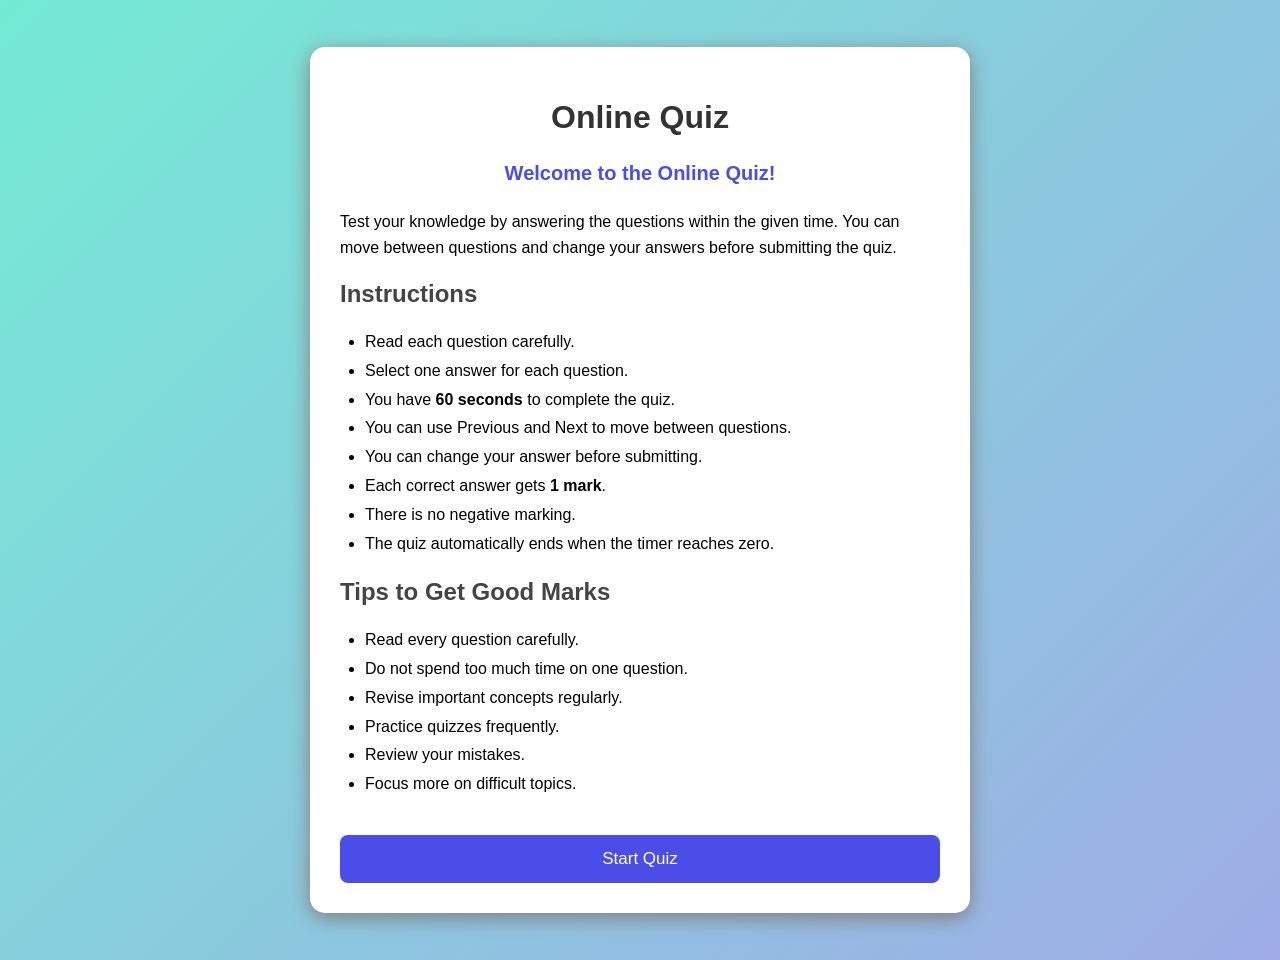
<file: codes/online_quiz/index.html>
<!DOCTYPE html>
<html>
<head>
    <title>Online Quiz</title>
    <link rel="stylesheet" href="style.css">
</head>

<body>

    <!-- INTRODUCTION PAGE -->

    <div class="quiz-container" id="introPage">

        <h1>Online Quiz</h1>

        <p class="welcome">
            Welcome to the Online Quiz!
        </p>

        <p>
            Test your knowledge by answering the questions within
            the given time. You can move between questions and
            change your answers before submitting the quiz.
        </p>

        <h2>Instructions</h2>

        <ul>
            <li>Read each question carefully.</li>
            <li>Select one answer for each question.</li>
            <li>You have <b>60 seconds</b> to complete the quiz.</li>
            <li>You can use Previous and Next to move between questions.</li>
            <li>You can change your answer before submitting.</li>
            <li>Each correct answer gets <b>1 mark</b>.</li>
            <li>There is no negative marking.</li>
            <li>The quiz automatically ends when the timer reaches zero.</li>
        </ul>

        <h2>Tips to Get Good Marks</h2>

        <ul>
            <li>Read every question carefully.</li>
            <li>Do not spend too much time on one question.</li>
            <li>Revise important concepts regularly.</li>
            <li>Practice quizzes frequently.</li>
            <li>Review your mistakes.</li>
            <li>Focus more on difficult topics.</li>
        </ul>

        <button onclick="startQuiz()">
            Start Quiz
        </button>

    </div>


    <!-- QUIZ PAGE -->

    <div class="quiz-container hidden" id="quizPage">

        <h1>Online Quiz</h1>

        <div class="timer">
            Time Left:
            <span id="time">30</span> seconds
        </div>

        <h2 id="question">
            Question
        </h2>


        <div class="options">

            <button id="option1" onclick="selectAnswer(0)">
            </button>

            <button id="option2" onclick="selectAnswer(1)">
            </button>

            <button id="option3" onclick="selectAnswer(2)">
            </button>

            <button id="option4" onclick="selectAnswer(3)">
            </button>

        </div>


        <p id="questionNumber"></p>


        <!-- NAVIGATION BUTTONS -->

        <div class="navigation">

            <button
                id="previousButton"
                onclick="previousQuestion()">
                ← Previous
            </button>

            <button
                id="nextButton"
                onclick="nextQuestion()">
                Next →
            </button>

        </div>


        <button
            id="submitButton"
            class="submitButton"
            onclick="endQuiz()">
            Submit Quiz
        </button>

    </div>


    <!-- RESULT PAGE -->

    <div class="quiz-container hidden" id="resultPage">

        <h1>Quiz Result</h1>

        <div id="result"></div>

        <button onclick="startQuiz()">
            Try Again
        </button>

        <button class="homeButton" onclick="showIntroduction()">
            Introduction
        </button>

    </div>


    <script src="script.js"></script>

</body>
</html>
</file>
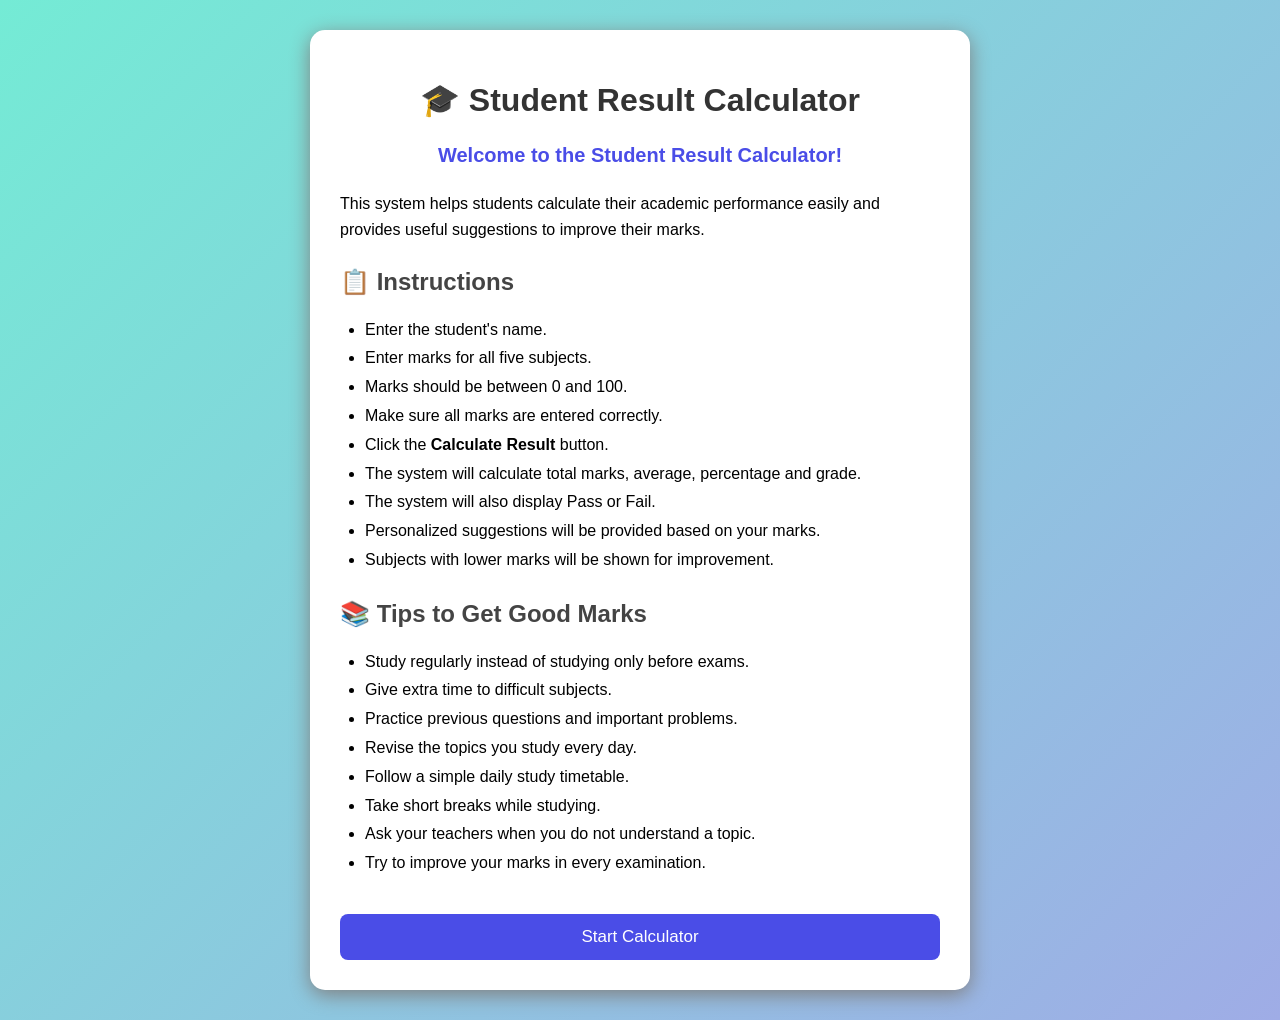
<file: codes/student/index.html>
<!DOCTYPE html>
<html>
<head>
    <title>Student Result Calculator</title>
    <link rel="stylesheet" href="style.css">
</head>

<body>

    <!-- INTRODUCTION PAGE -->
    <div class="container" id="introPage">

        <h1>🎓 Student Result Calculator</h1>

        <p class="welcome">
            Welcome to the Student Result Calculator!
        </p>

        <p>
            This system helps students calculate their academic performance
            easily and provides useful suggestions to improve their marks.
        </p>

        <h2>📋 Instructions</h2>

        <ul>
            <li>Enter the student's name.</li>
            <li>Enter marks for all five subjects.</li>
            <li>Marks should be between 0 and 100.</li>
            <li>Make sure all marks are entered correctly.</li>
            <li>Click the <b>Calculate Result</b> button.</li>
            <li>The system will calculate total marks, average, percentage and grade.</li>
            <li>The system will also display Pass or Fail.</li>
            <li>Personalized suggestions will be provided based on your marks.</li>
            <li>Subjects with lower marks will be shown for improvement.</li>
        </ul>

        <h2>📚 Tips to Get Good Marks</h2>

        <ul>
            <li>Study regularly instead of studying only before exams.</li>
            <li>Give extra time to difficult subjects.</li>
            <li>Practice previous questions and important problems.</li>
            <li>Revise the topics you study every day.</li>
            <li>Follow a simple daily study timetable.</li>
            <li>Take short breaks while studying.</li>
            <li>Ask your teachers when you do not understand a topic.</li>
            <li>Try to improve your marks in every examination.</li>
        </ul>

        <button onclick="showCalculator()">
            Start Calculator
        </button>

    </div>


    <!-- CALCULATOR PAGE -->
    <div class="container hidden" id="calculatorPage">

        <h1>📝 Enter Student Details</h1>

        <label>Student Name</label>
        <input type="text" id="name" placeholder="Enter student name">


        <label>English Marks</label>
        <input type="number" id="english" placeholder="0 - 100" min="0" max="100">


        <label>Telugu Marks</label>
        <input type="number" id="telugu" placeholder="0 - 100" min="0" max="100">


        <label>Hindi Marks</label>
        <input type="number" id="hindi" placeholder="0 - 100" min="0" max="100">


        <label>Science Marks</label>
        <input type="number" id="science" placeholder="0 - 100" min="0" max="100">


        <label>Maths Marks</label>
        <input type="number" id="maths" placeholder="0 - 100" min="0" max="100">


        <button onclick="calculateResult()">
            Calculate Result
        </button>

        <button class="backButton" onclick="showIntroduction()">
            ← Back
        </button>

    </div>


    <!-- RESULT PAGE -->
    <div class="container hidden" id="resultPage">

        <h1>📊 Student Result</h1>

        <div id="result"></div>

        <button onclick="showCalculator()">
            Calculate Another Result
        </button>

        <button class="backButton" onclick="showIntroduction()">
            🏠 Introduction
        </button>

    </div>


    <script src="script.js"></script>

</body>
</html>
</file>
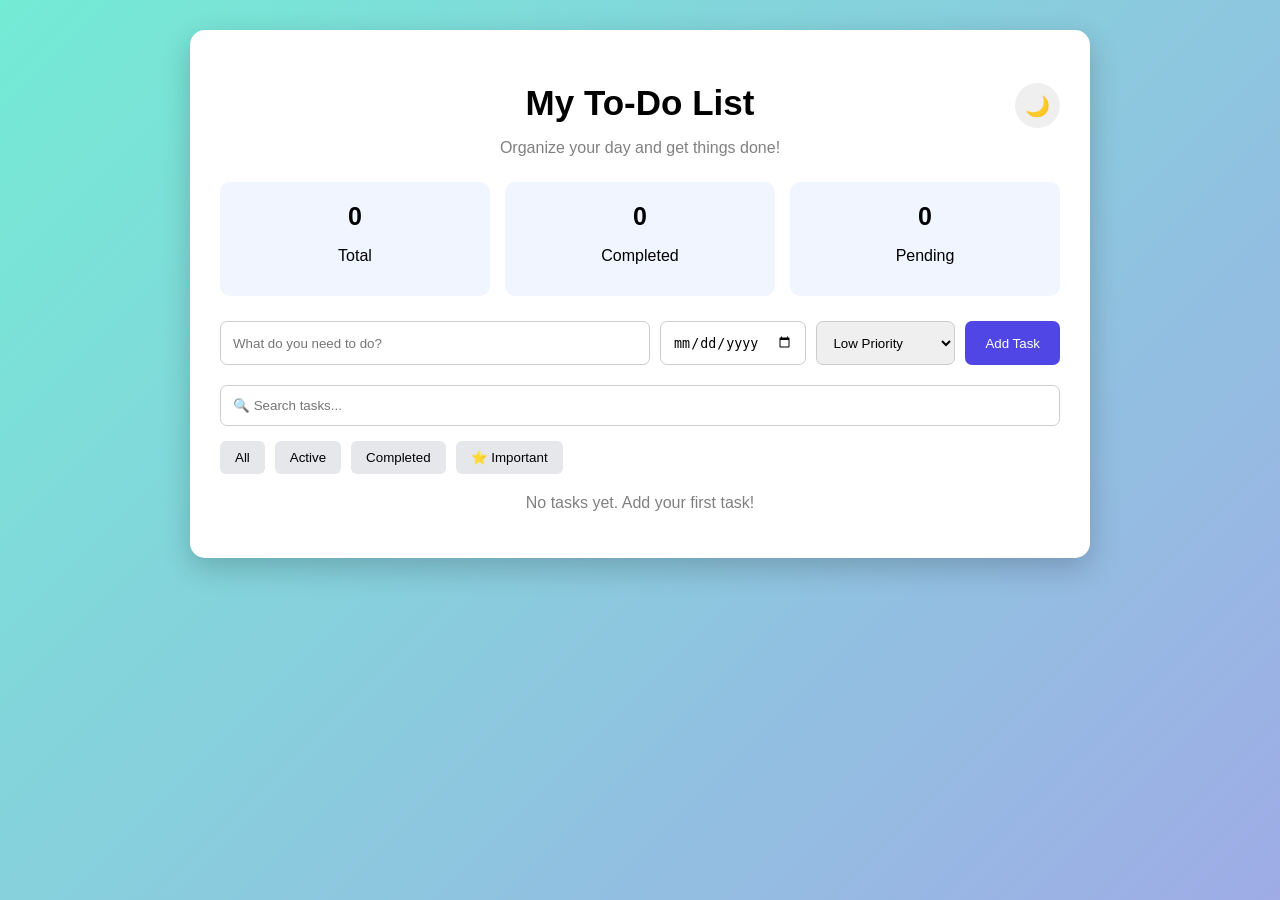
<file: codes/to_do/index.html>
<!DOCTYPE html>
<html>

<head>
    <title>Smart To-Do List</title>
    <link rel="stylesheet" href="style.css">
</head>

<body>

    <div class="container">

        <div class="header">
            <h1>My To-Do List</h1>
            <p>Organize your day and get things done!</p>
            <button id="darkModeButton" onclick="toggleDarkMode()">🌙</button>
        </div>

        <!-- Statistics -->

        <div class="statistics">

            <div class="stat-box">
                <h3 id="totalTasks">0</h3>
                <p>Total</p>
            </div>

            <div class="stat-box">
                <h3 id="completedTasks">0</h3>
                <p>Completed</p>
            </div>

            <div class="stat-box">
                <h3 id="pendingTasks">0</h3>
                <p>Pending</p>
            </div>

        </div>

        <!-- Add Task -->

        <div class="add-task">

            <input
                type="text"
                id="taskInput"
                placeholder="What do you need to do?"
            >

            <input
                type="date"
                id="dueDate"
            >

            <select id="priority">

                <option value="Low">Low Priority</option>
                <option value="Medium">Medium Priority</option>
                <option value="High">High Priority</option>

            </select>

            <button onclick="addTask()">Add Task</button>

        </div>

        <!-- Search -->

        <input
            type="text"
            id="searchInput"
            class="search"
            placeholder="🔍 Search tasks..."
            onkeyup="displayTasks()"
        >

        <!-- Filters -->

        <div class="filters">

            <button onclick="setFilter('all')">All</button>

            <button onclick="setFilter('active')">Active</button>

            <button onclick="setFilter('completed')">Completed</button>

            <button onclick="setFilter('important')">⭐ Important</button>

        </div>

        <!-- Task List -->

        <ul id="taskList"></ul>

        <p id="emptyMessage">
            No tasks yet. Add your first task!
        </p>

    </div>

    <script src="script.js"></script>

</body>

</html>
</file>
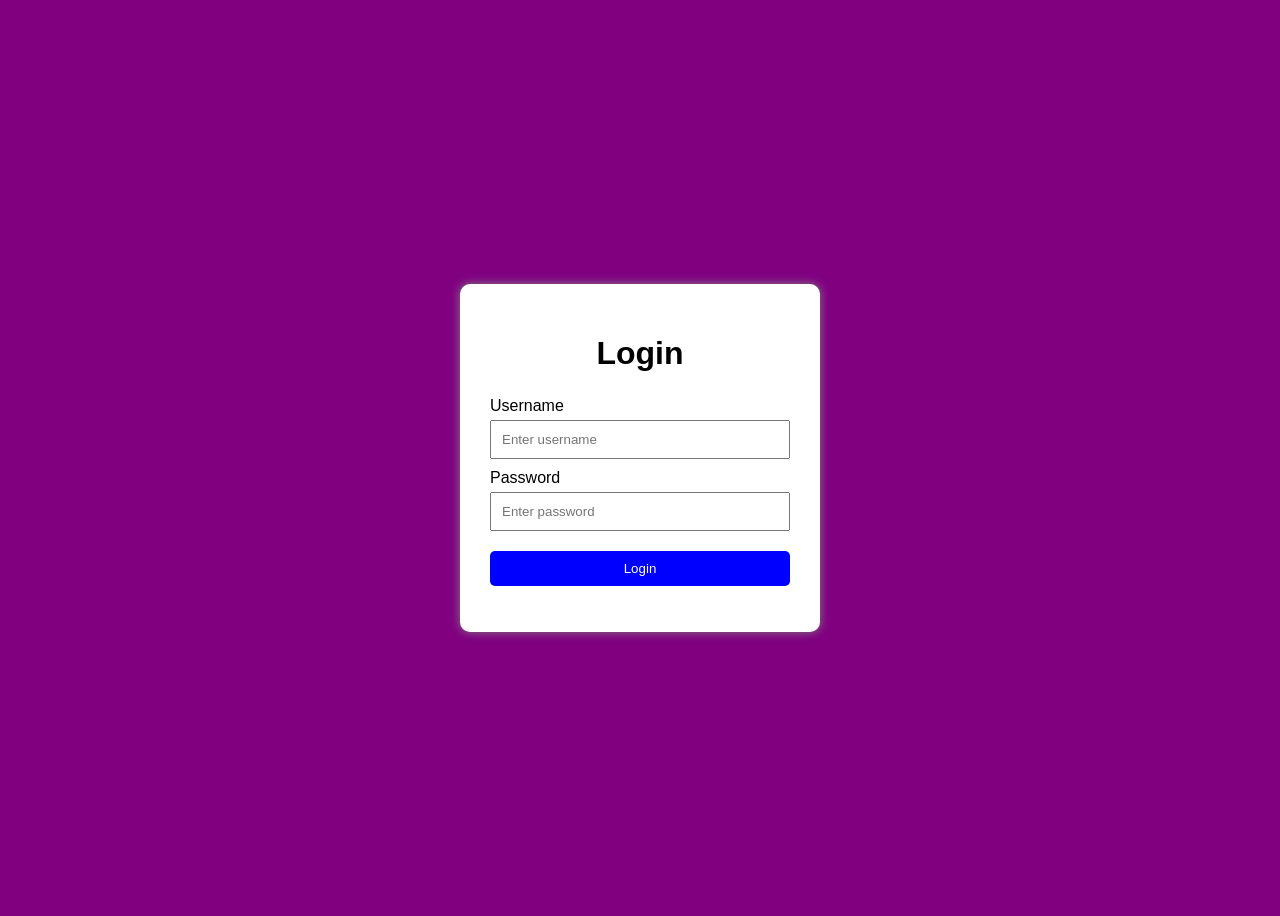
<file: codes/login/login.html>
<!DOCTYPE html>
<html>
<head>
    <title>Login Page</title>
    <link rel="stylesheet" href="style.css">
</head>

<body>

    <div class="login-box">

        <h1>Login</h1>

        <label>Username</label>
        <input type="text" id="username" placeholder="Enter username">

        <label>Password</label>
        <input type="password" id="password" placeholder="Enter password">

        <button id="loginButton">Login</button>

        <p id="message"></p>

    </div>

    <script>

        let username = document.getElementById("username");
        let password = document.getElementById("password");
        let loginButton = document.getElementById("loginButton");
        let message = document.getElementById("message");

        loginButton.addEventListener("click", function() {

            let user = username.value;
            let pass = password.value;

            if (user == "bhavana" && pass == "1234") {

                message.innerHTML = "Login Successful";
                message.style.color = "green";

            } else {

                message.innerHTML = "Login Unsuccessful";
                message.style.color = "red";

            }

        });

    </script>

</body>
</html>
</file>
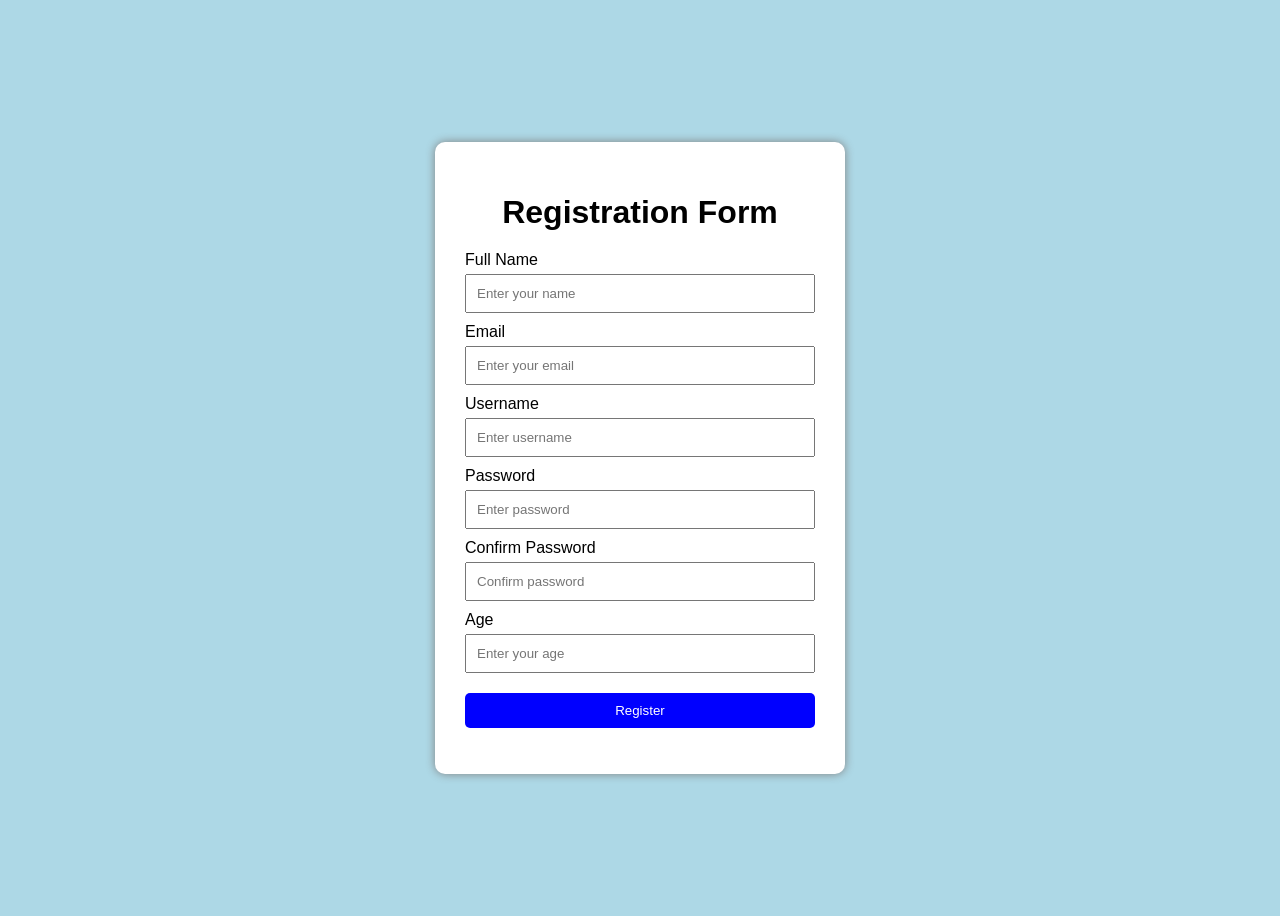
<file: codes/regestration/regestration.html>
<!DOCTYPE html>
<html>

<head>

    <title>Registration Form</title>

    <style>

        body {
            font-family: Arial, sans-serif;
            background-color: lightblue;
            display: flex;
            justify-content: center;
            align-items: center;
            min-height: 100vh;
        }

        .registration-box {
            background-color: white;
            width: 350px;
            padding: 30px;
            border-radius: 10px;
            box-shadow: 0 0 10px gray;
        }

        h1 {
            text-align: center;
            margin-bottom: 20px;
        }

        label {
            display: block;
            margin-top: 10px;
        }

        input {
            width: 100%;
            padding: 10px;
            margin-top: 5px;
            box-sizing: border-box;
        }

        button {
            width: 100%;
            padding: 10px;
            margin-top: 20px;
            background-color: blue;
            color: white;
            border: none;
            border-radius: 5px;
            cursor: pointer;
        }

        button:hover {
            background-color: darkblue;
        }

        #message {
            text-align: center;
            font-weight: bold;
            margin-top: 15px;
        }

    </style>

</head>

<body>

    <div class="registration-box">

        <h1>Registration Form</h1>

        <label>Full Name</label>
        <input type="text" id="name" placeholder="Enter your name">

        <label>Email</label>
        <input type="email" id="email" placeholder="Enter your email">

        <label>Username</label>
        <input type="text" id="username" placeholder="Enter username">

        <label>Password</label>
        <input type="password" id="password" placeholder="Enter password">

        <label>Confirm Password</label>
        <input type="password" id="confirmPassword" placeholder="Confirm password">

        <label>Age</label>
        <input type="number" id="age" placeholder="Enter your age">

        <button id="registerButton">Register</button>

        <p id="message"></p>

    </div>


    <script>

        let nameInput = document.getElementById("name");
        let email = document.getElementById("email");
        let userName = nameInput.value;
        let password = document.getElementById("password");
        let confirmPassword = document.getElementById("confirmPassword");
        let age = document.getElementById("age");

        let registerButton = document.getElementById("registerButton");
        let message = document.getElementById("message");


        registerButton.addEventListener("click", function() {

            let userName = name.value;
            let userEmail = email.value;
            let userUsername = username.value;
            let userPassword = password.value;
            let userConfirmPassword = confirmPassword.value;
            let userAge = age.value;


            if (userName == "" || userEmail == "" || userUsername == "" ||
                userPassword == "" || userConfirmPassword == "" || userAge == "") {

                message.innerHTML = "Please fill all fields";
                message.style.color = "red";

            }

            else if (userPassword != userConfirmPassword) {

                message.innerHTML = "Passwords do not match";
                message.style.color = "red";

            }

            else if (userAge < 18) {

                message.innerHTML = "Age must be 18 or above";
                message.style.color = "red";

            }

            else {

                message.innerHTML = "Registration Successful";
                message.style.color = "green";

            }

        });

    </script>

</body>

</html>
</file>
<file: codes/online_quiz/style.css>
body {
    font-family: Arial, sans-serif;

    background: linear-gradient(135deg, #74ebd5, #9face6);

    margin: 0;
    padding: 30px;

    min-height: 100vh;

    display: flex;
    justify-content: center;
    align-items: center;
}


/* QUIZ CONTAINER */

.quiz-container {
    background-color: white;

    width: 600px;
    max-width: 90%;

    padding: 30px;

    border-radius: 15px;

    box-shadow: 0 5px 20px gray;
}


/* HIDE PAGE */

.hidden {
    display: none;
}


/* HEADINGS */

h1 {
    text-align: center;
    color: #333;
}

h2 {
    color: #444;
}


/* INTRODUCTION */

.welcome {
    text-align: center;

    font-size: 20px;

    font-weight: bold;

    color: #4a4de7;
}

p {
    line-height: 1.6;
}


/* INSTRUCTIONS */

ul {
    line-height: 1.8;

    padding-left: 25px;
}


/* TIMER */

.timer {
    text-align: center;

    background-color: #e74c3c;

    color: white;

    padding: 12px;

    border-radius: 8px;

    font-size: 18px;

    font-weight: bold;

    margin-bottom: 25px;
}


/* OPTIONS */

.options button {

    display: block;

    width: 100%;

    padding: 14px;

    margin: 12px 0;

    background-color: #f1f1f1;

    border: 2px solid #ddd;

    border-radius: 8px;

    cursor: pointer;

    text-align: left;

    font-size: 16px;

    color: #333;
}


.options button:hover {
    background-color: #dbeafe;

    border-color: #4a4de7;
}


/* SELECTED ANSWER */

.options button.selected {

    background-color: #4a4de7;

    color: white;

    border-color: #3033b8;
}


/* QUESTION NUMBER */

#questionNumber {

    text-align: center;

    color: gray;

    font-weight: bold;
}


/* NAVIGATION */

.navigation {

    display: flex;

    gap: 10px;

    margin-top: 20px;
}


.navigation button {

    width: 50%;

    margin-top: 0;

    background-color: #555;
}


.navigation button:hover {

    background-color: #333;
}


/* SUBMIT BUTTON */

.submitButton {

    background-color: #27ae60;
}


.submitButton:hover {

    background-color: #1e8449;
}


/* GENERAL BUTTON */

button {

    width: 100%;

    padding: 14px;

    margin-top: 20px;

    border: none;

    border-radius: 8px;

    background-color: #4a4de7;

    color: white;

    font-size: 17px;

    cursor: pointer;
}


button:hover {

    background-color: #3033b8;
}


/* HOME BUTTON */

.homeButton {

    background-color: #777;
}


.homeButton:hover {

    background-color: #555;
}


/* RESULT */

#result {

    background-color: #f5f7ff;

    padding: 20px;

    border-radius: 10px;

    line-height: 1.8;

    text-align: center;
}


/* PERFORMANCE */

.excellent {

    color: green;

    font-weight: bold;

    font-size: 20px;
}


.good {

    color: #2980b9;

    font-weight: bold;

    font-size: 20px;
}


.average {

    color: #e67e22;

    font-weight: bold;

    font-size: 20px;
}


.needsImprovement {

    color: red;

    font-weight: bold;

    font-size: 20px;
}


/* TIPS */

.tips {

    background-color: #fff3cd;

    padding: 15px;

    border-radius: 8px;

    margin-top: 20px;

    text-align: left;
}


/* MOBILE */

@media (max-width: 600px) {

    body {
        padding: 15px;
    }

    .quiz-container {
        padding: 20px;
    }

    h1 {
        font-size: 26px;
    }

    .navigation {
        flex-direction: column;
    }

    .navigation button {
        width: 100%;
    }

}
</file>
<file: codes/student/style.css>
body {
    font-family: Arial, sans-serif;
    background: linear-gradient(135deg, #74ebd5, #9face6);
    margin: 0;
    padding: 30px;
    min-height: 100vh;
}


/* MAIN CONTAINER */

.container {
    width: 600px;
    max-width: 90%;
    margin: auto;
    background-color: white;
    padding: 30px;
    border-radius: 15px;
    box-shadow: 0 5px 20px gray;
}


/* HIDE PAGE */

.hidden {
    display: none;
}


/* HEADINGS */

h1 {
    text-align: center;
    color: #333;
    margin-bottom: 20px;
}

h2 {
    color: #444;
    margin-top: 25px;
}


/* INTRODUCTION */

.welcome {
    text-align: center;
    font-size: 20px;
    font-weight: bold;
    color: #4a4de7;
}

p {
    line-height: 1.6;
}


/* INSTRUCTIONS */

ul {
    line-height: 1.8;
    padding-left: 25px;
}


/* FORM */

label {
    display: block;
    margin-top: 15px;
    margin-bottom: 5px;
    font-weight: bold;
    color: #333;
}

input {
    width: 100%;
    padding: 12px;
    box-sizing: border-box;
    border: 1px solid #bbb;
    border-radius: 8px;
    font-size: 16px;
}

input:focus {
    border-color: #4a4de7;
    outline: none;
}


/* BUTTON */

button {
    width: 100%;
    padding: 13px;
    margin-top: 20px;
    border: none;
    border-radius: 8px;
    background-color: #4a4de7;
    color: white;
    font-size: 17px;
    cursor: pointer;
}

button:hover {
    background-color: #3033b8;
}


/* BACK BUTTON */

.backButton {
    background-color: #777;
}

.backButton:hover {
    background-color: #555;
}


/* RESULT */

#result {
    background-color: #f5f7ff;
    padding: 20px;
    border-radius: 10px;
    line-height: 1.8;
}

#result h2 {
    color: #4a4de7;
    text-align: center;
}

#result h3 {
    color: #333;
}

.good {
    color: green;
    font-weight: bold;
}

.fail {
    color: red;
    font-weight: bold;
}

.improvement {
    background-color: #fff3cd;
    padding: 15px;
    border-radius: 8px;
    margin-top: 15px;
}


/* MOBILE */

@media (max-width: 600px) {

    body {
        padding: 15px;
    }

    .container {
        padding: 20px;
    }

    h1 {
        font-size: 25px;
    }

}
</file>
<file: codes/to_do/style.css>
* {
    box-sizing: border-box;
}

body {
    font-family: Arial, sans-serif;
    background: linear-gradient(135deg, #74ebd5, #9face6);
    min-height: 100vh;
    margin: 0;
    padding: 30px;
}

.container {
    max-width: 900px;
    margin: auto;
    background-color: white;
    padding: 30px;
    border-radius: 15px;
    box-shadow: 0 10px 30px rgba(0, 0, 0, 0.2);
}

/* Header */

.header {
    text-align: center;
    position: relative;
}

.header h1 {
    margin-bottom: 5px;
    font-size: 35px;
}

.header p {
    color: gray;
}

#darkModeButton {
    position: absolute;
    right: 0;
    top: 0;
    width: 45px;
    height: 45px;
    border: none;
    border-radius: 50%;
    cursor: pointer;
    font-size: 20px;
}

/* Statistics */

.statistics {
    display: flex;
    justify-content: space-between;
    gap: 15px;
    margin: 25px 0;
}

.stat-box {
    flex: 1;
    text-align: center;
    background-color: #f1f5ff;
    padding: 15px;
    border-radius: 10px;
}

.stat-box h3 {
    font-size: 25px;
    margin: 5px;
}

/* Add Task */

.add-task {
    display: flex;
    gap: 10px;
    margin-bottom: 20px;
}

.add-task input,
.add-task select {
    padding: 12px;
    border: 1px solid #ccc;
    border-radius: 7px;
}

#taskInput {
    flex: 2;
}

.add-task button {
    background-color: #4f46e5;
    color: white;
    border: none;
    padding: 12px 20px;
    border-radius: 7px;
    cursor: pointer;
}

.add-task button:hover {
    background-color: #3730a3;
}

/* Search */

.search {
    width: 100%;
    padding: 12px;
    border: 1px solid #ccc;
    border-radius: 7px;
    margin-bottom: 15px;
}

/* Filters */

.filters {
    display: flex;
    gap: 10px;
    margin-bottom: 20px;
}

.filters button {
    padding: 9px 15px;
    border: none;
    border-radius: 6px;
    background-color: #e5e7eb;
    cursor: pointer;
}

.filters button:hover {
    background-color: #c7d2fe;
}

/* Task */

#taskList {
    list-style: none;
    padding: 0;
}

.task {
    display: flex;
    align-items: center;
    justify-content: space-between;
    background-color: #f8fafc;
    padding: 15px;
    margin-bottom: 10px;
    border-radius: 10px;
    border-left: 5px solid #4f46e5;
}

.task-info {
    flex: 1;
}

.task-name {
    font-size: 17px;
    font-weight: bold;
}

.task-details {
    color: gray;
    font-size: 13px;
    margin-top: 5px;
}

.completed .task-name {
    text-decoration: line-through;
    color: gray;
}

.task-buttons button {
    border: none;
    padding: 7px 9px;
    margin-left: 5px;
    border-radius: 5px;
    cursor: pointer;
}

.complete-button {
    background-color: #22c55e;
    color: white;
}

.edit-button {
    background-color: #f59e0b;
    color: white;
}

.delete-button {
    background-color: #ef4444;
    color: white;
}

.important-button {
    background-color: #facc15;
}

/* Empty message */

#emptyMessage {
    text-align: center;
    color: gray;
}

/* Dark Mode */

.dark {
    background: #111827;
}

.dark .container {
    background-color: #1f2937;
    color: white;
}

.dark .stat-box {
    background-color: #374151;
}

.dark .task {
    background-color: #374151;
}

.dark .search,
.dark .add-task input,
.dark .add-task select {
    background-color: #374151;
    color: white;
    border-color: #6b7280;
}

/* Mobile */

@media (max-width: 700px) {

    .add-task {
        flex-direction: column;
    }

    .statistics {
        flex-direction: column;
    }

    .filters {
        flex-wrap: wrap;
    }

    .task {
        flex-direction: column;
        align-items: flex-start;
        gap: 10px;
    }

}
</file>
<file: codes/login/style.css>
body {
    font-family: Arial, sans-serif;
    background-color: purple;
    display: flex;
    justify-content: center;
    align-items: center;
    height: 100vh;
}

.login-box {
    background-color: white;
    width: 300px;
    padding: 30px;
    border-radius: 10px;
    text-align: center;
    box-shadow: 0 0 10px gray;
}

h1 {
    margin-bottom: 25px;
}

label {
    display: block;
    text-align: left;
    margin-top: 10px;
}

input {
    width: 100%;
    padding: 10px;
    margin-top: 5px;
    box-sizing: border-box;
}

button {
    width: 100%;
    padding: 10px;
    margin-top: 20px;
    background-color: blue;
    color: white;
    border: none;
    border-radius: 5px;
    cursor: pointer;
}

button:hover {
    background-color: darkblue;
}

#message {
    font-weight: bold;
    margin-top: 15px;
}
</file>
